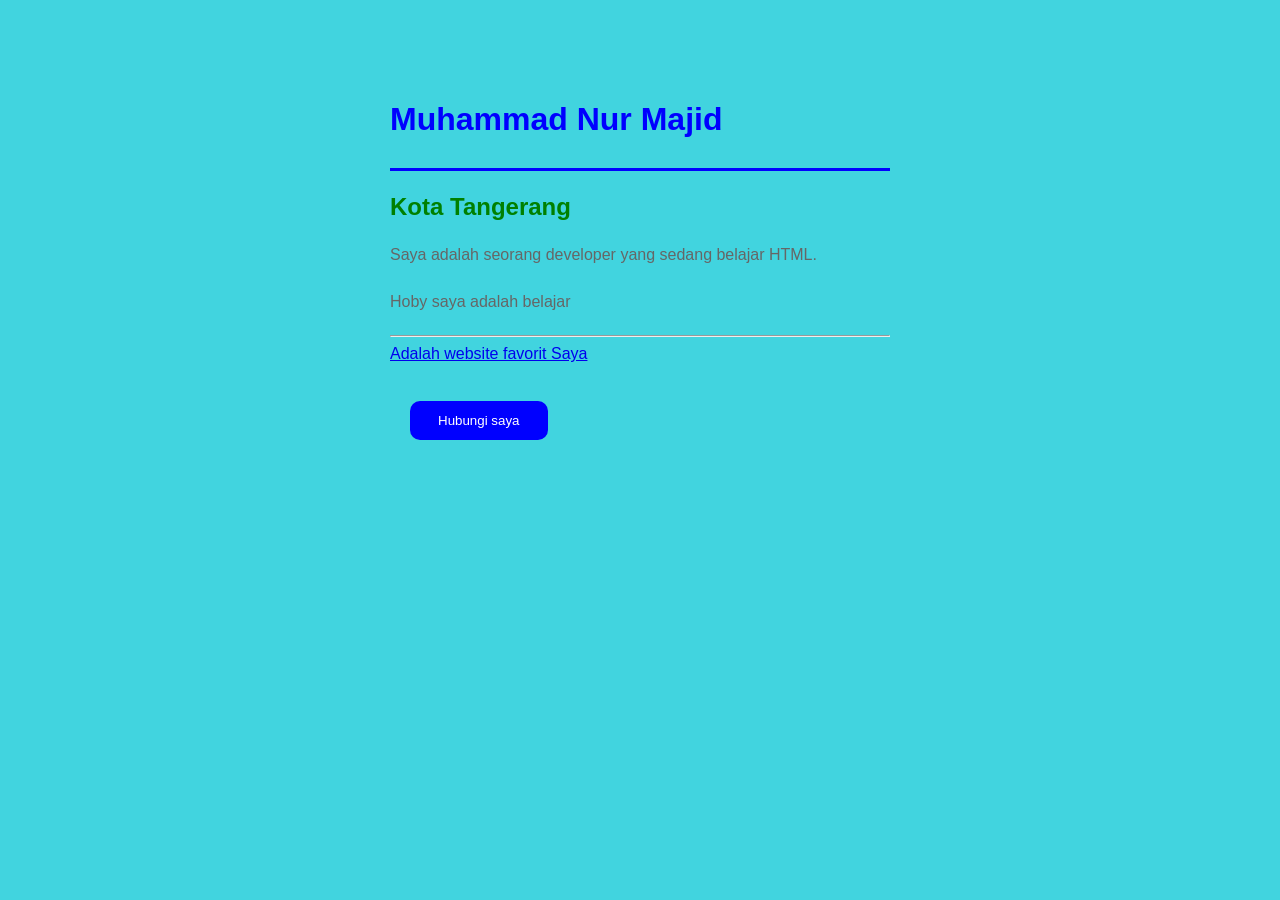
<file: basic.html>
<!DOCTYPE html>
<html lang="en">
<head>
    <meta charset="UTF-8">
    <meta name="viewport" content="width=device-width, initial-scale=1.0">
    <link rel="stylesheet" href="basic.css">
    <title>Profile saya</title>
</head>
<body>
    <h1>Muhammad Nur Majid</h1>
    <h2>Kota Tangerang</h2>



    <p>Saya adalah seorang developer yang sedang belajar HTML.</p>
    <p>Hoby saya adalah belajar</p>

    <hr>

    <a href="https://google.com">Adalah website favorit Saya</a>

    <br><br>
    <button>Hubungi saya</button>
</body>
</html>
</file>
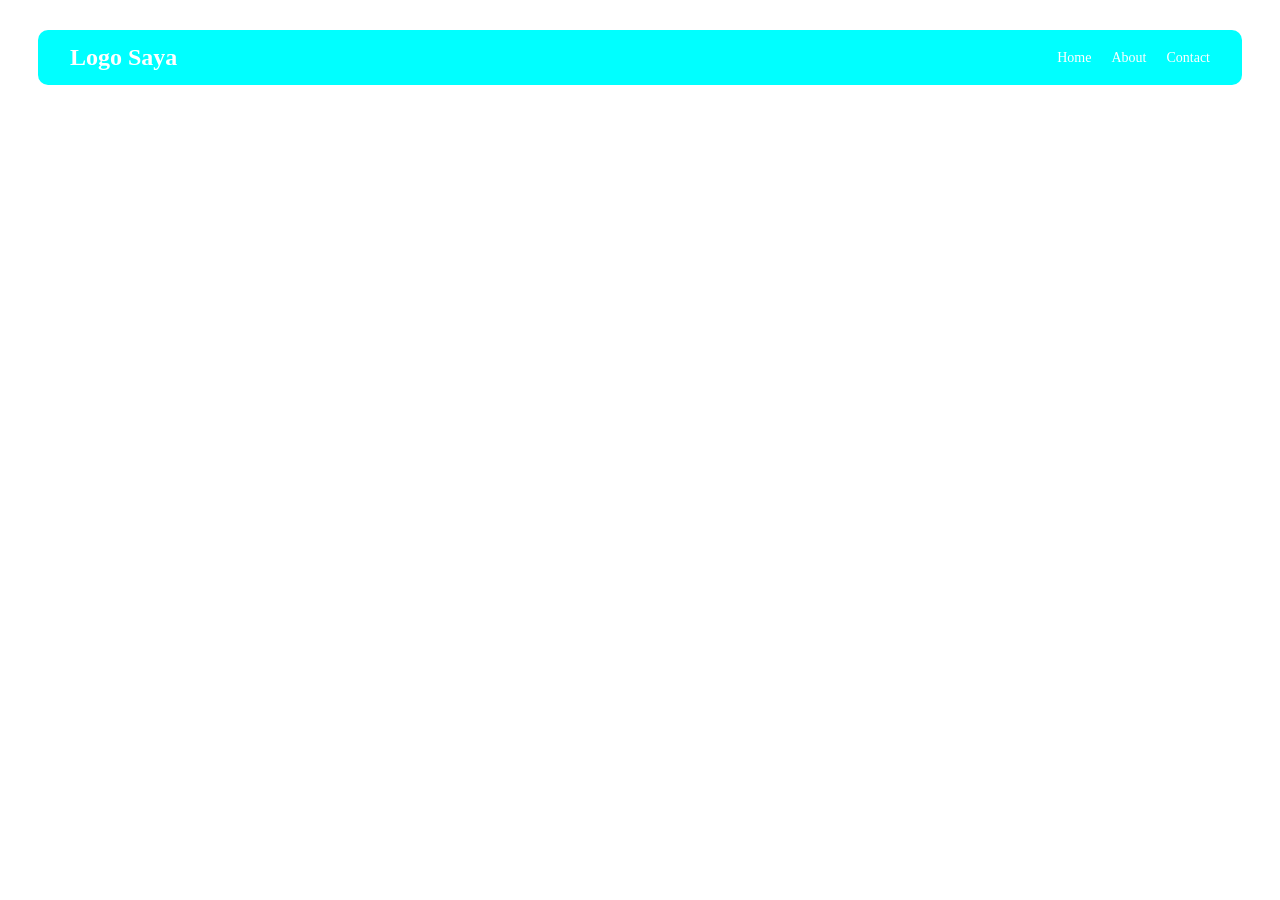
<file: basix_fbx.html>
<!DOCTYPE html>
<html lang="en">
<head>
    <meta charset="UTF-8">
    <meta name="viewport" content="width=device-width, initial-scale=1.0">
    <link rel="stylesheet" href="flexbox.css">
    <title>Flexbox</title>
</head>
<body>
    <div class="navbar">
        <h2>Logo Saya</h2>
        <div class="nav-links">
            <a href="#">Home</a>
            <a href="#">About</a>
            <a href="#">Contact</a>
        </div>
    </div>
</body>
</html>
</file>
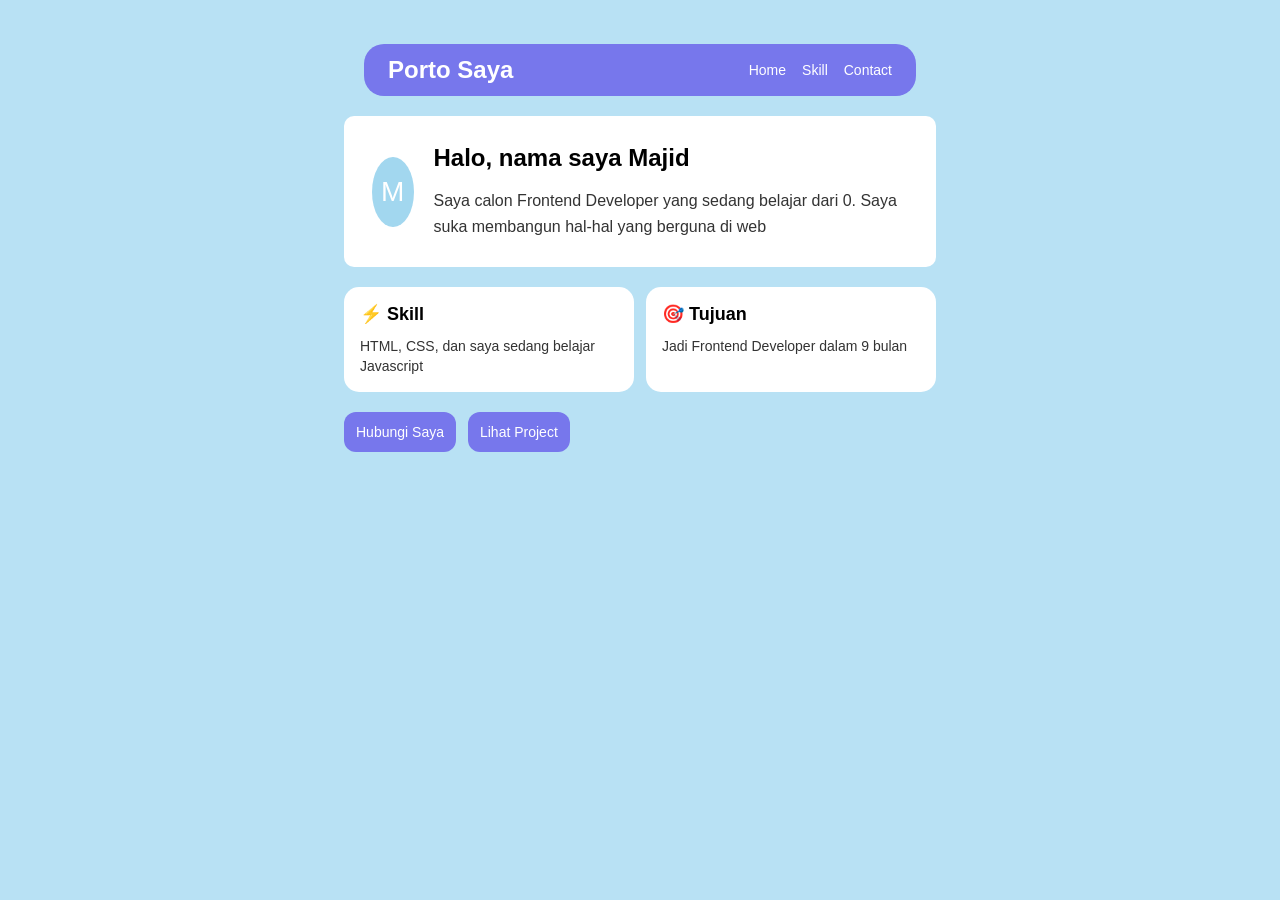
<file: profile.html>
<!DOCTYPE html>
<html lang="en">
<head>
    <meta charset="UTF-8">
    <meta name="viewport" content="width=device-width, initial-scale=1.0">
    <title>Portofolio</title>
    <link rel="stylesheet" href="profile.css">
</head>
<body>
    <div class="navbar">
        <h2>Porto Saya</h2>
        <div class="nav-links">
            <a href="#">Home</a>
            <a href="#">Skill</a>
            <a href="#">Contact</a>
        </div>
    </div>
    <div class="content-1">
        <div class="avatar">M</div>
        <div class="profile">
            <h1>Halo, nama saya Majid</h1>
            <p>Saya calon Frontend Developer yang sedang belajar dari 0. Saya suka membangun hal-hal 
                yang berguna di web
            </p>
        </div>
      </div>

        <div class="cards">
            <div class="card">
                <h3>⚡ Skill</h3>
                <p>HTML, CSS, dan saya sedang belajar Javascript</p>
            </div>
            <div class="card">
                <h3>🎯  Tujuan</h3>
                <p>Jadi Frontend Developer dalam 9 bulan</p>
        </div>
          </div>
    
        <div class="btn-row">
            <button class="btn">Hubungi Saya</button>
            <button class="btn">Lihat Project</button>
        </div>
    </div>
</body>
</html>
</file>
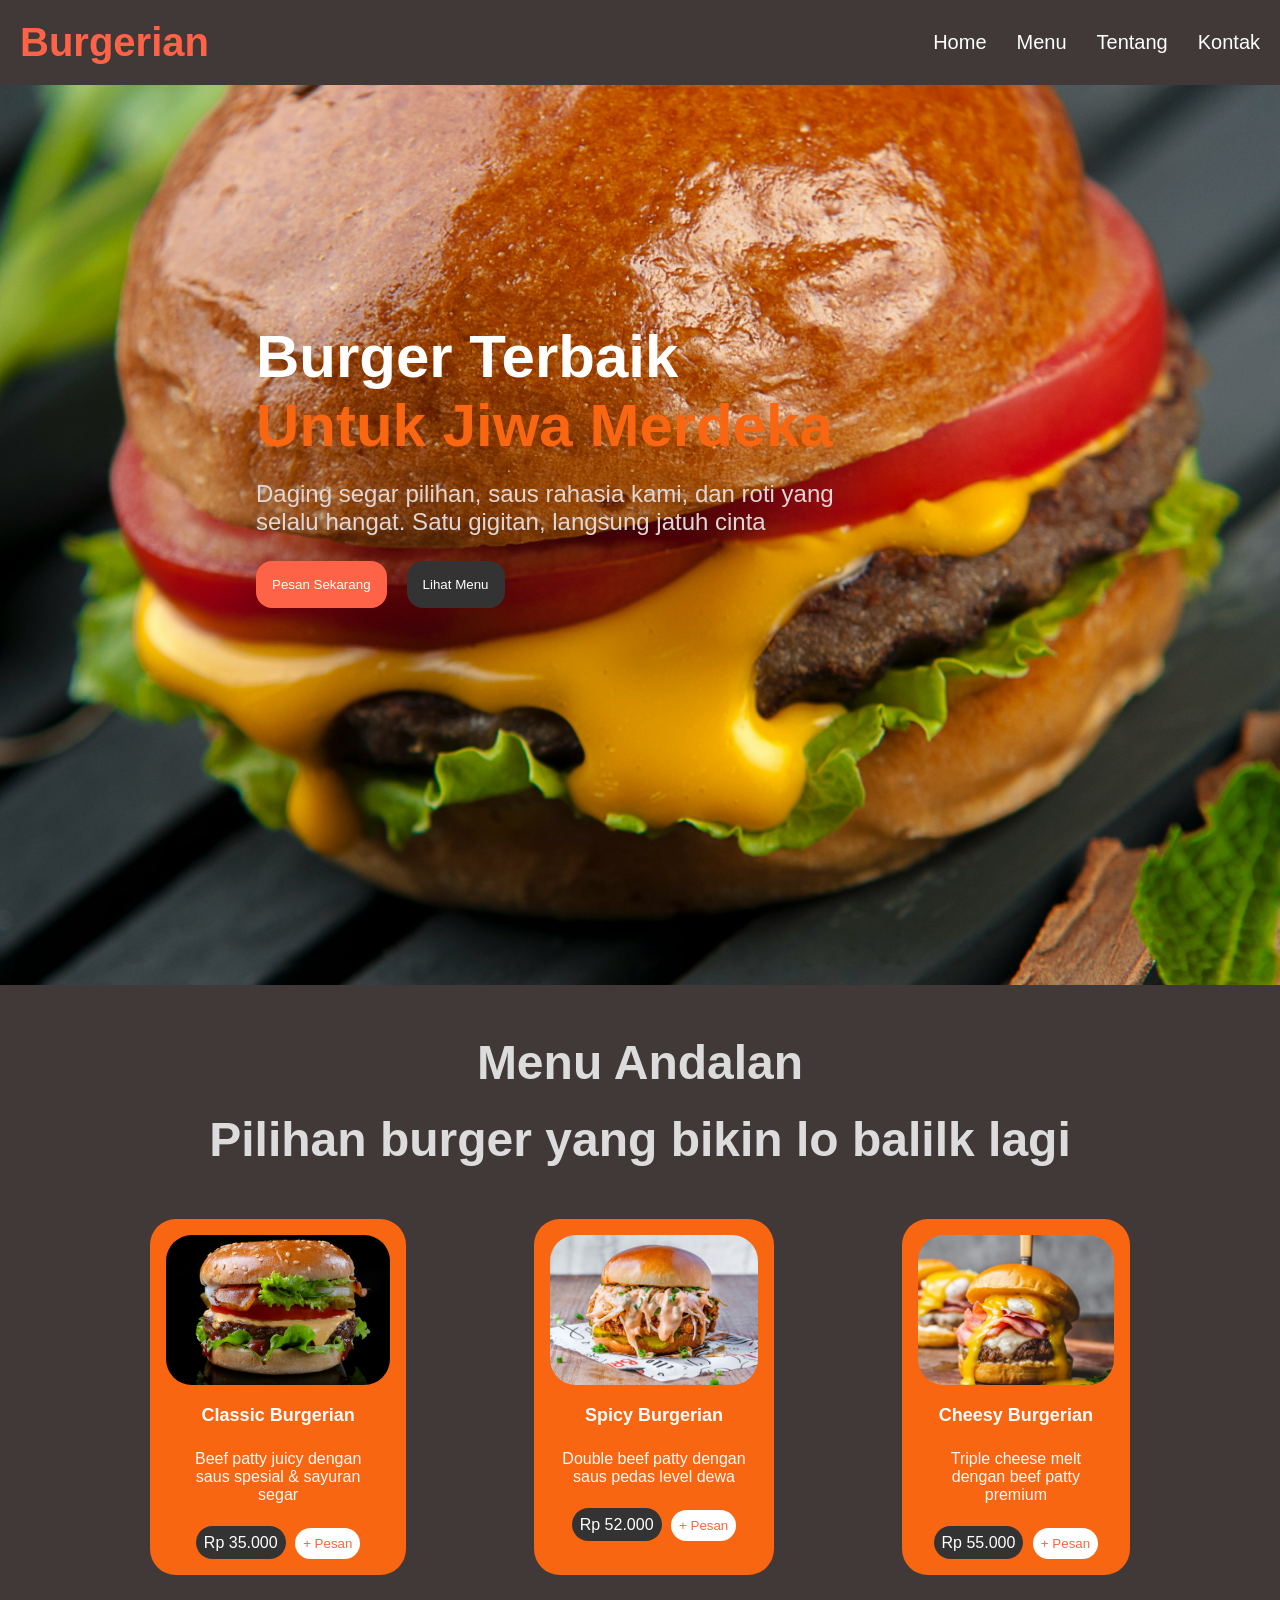
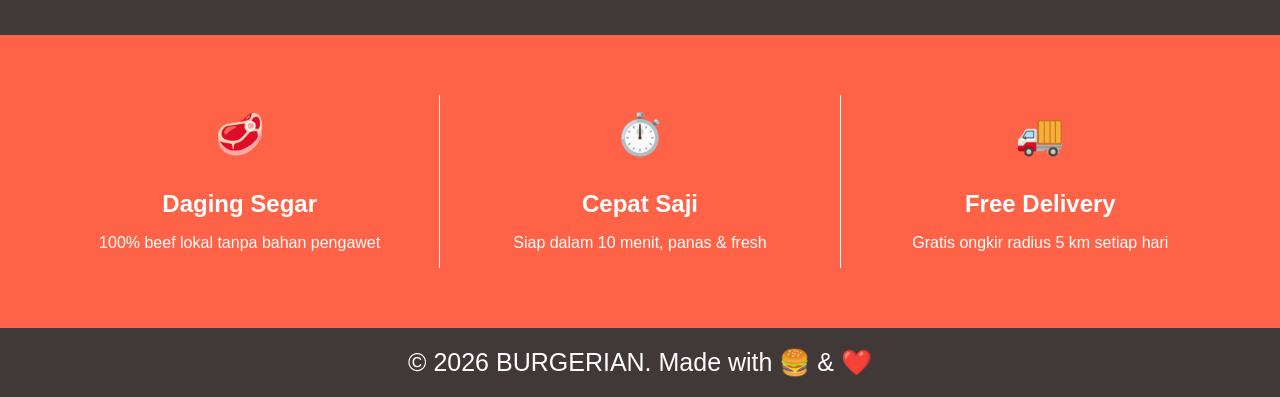
<file: Burgerian/burger.html>
<!DOCTYPE html>
<html lang="en">
    <head>
        <meta charset="UTF-8">
        <meta name="viewport" content="width=device-width, initial-scale=1.0">
        <title>Burgerian</title>
        <link rel="stylesheet" href="burgerian.css">
    </head>
    <body>
        <div class="navbar">
            <h1 class="logo-text">Burgerian</h1>
            <div class="nav-links">
                <a href="#">Home</a>
                <a href="#">Menu</a>
                <a href="#">Tentang</a>
                <a href="#">Kontak</a>
            </div>
        </div>

        <section class="home">
            <div class="hero">
                <div class="hero-text">
                    <h1>Burger Terbaik<span><br>Untuk Jiwa Merdeka</span></h1>
                    <p class="text-title">Daging segar pilihan, saus rahasia
                        kami,
                        dan roti yang <br> selalu hangat. Satu gigitan, langsung
                        jatuh cinta</p>
                    <div class="btn-row">
                        <button class="btn-1">Pesan Sekarang</button>
                        <button class="btn-2">Lihat Menu</button>
                    </div>
                </div>
            </div>
        </section>

        <section class="menu">
            <h1 class="text-menu">Menu Andalan<span><br>Pilihan burger yang
                    bikin lo balilk lagi</span></h1>
            <div class="menu-items">
                <div class="card">
                    <img
                        src="assets/david-foodphototasty-E94j3rMcxlw-unsplash.jpg"
                        alt srcset>
                    <div class="card-info">
                        <h3>Classic Burgerian</h3>
                        <p>Beef patty juicy dengan saus spesial & sayuran
                            segar</p>
                        <span>Rp 35.000</span>
                        <button class="btn-3">+ Pesan</button>
                    </div>
                </div>

                <div class="card">
                    <img src="assets/eiliv-aceron-5nvt9BrLaAc-unsplash.jpg" alt
                        srcset>
                    <div class="card-info">
                        <h3>Spicy Burgerian</h3>
                        <p>Double beef patty dengan saus pedas level dewa</p>
                        <span>Rp 52.000</span>
                        <button class="btn-4">+ Pesan</button>
                    </div>
                </div>

                <div class="card">
                    <img src="assets/chad-montano--GFCYhoRe48-unsplash.jpg" alt
                        srcset>
                    <div class="card-info">
                        <h3>Cheesy Burgerian</h3>
                        <p>Triple cheese melt dengan beef patty premium</p>
                        <span>Rp 55.000</span>
                        <button class="btn-5">+ Pesan</button>
                    </div>
                </div>
            </div>
        </section>

        <section class="tentang">
            <div class="features">
                <div class="feature">
                    <div class="feature-icon">🥩</div>
                    <h3>Daging Segar</h3>
                    <p>100% beef lokal tanpa bahan pengawet</p>
                </div>

                <div class="feature">
                    <div class="feature-icon">⏱️</div>
                    <h3>Cepat Saji</h3>
                    <p>Siap dalam 10 menit, panas & fresh</p>
                </div>

                <div class="feature">
                    <div class="feature-icon">🚚</div>
                    <h3>Free Delivery</h3>
                    <p>Gratis ongkir radius 5 km setiap hari</p>
                </div>
            </div>
            </section>

       <footer class="ftr">
       <p>© 2026 BURGERIAN. Made with 🍔 & ❤️</p>
       </footer>

    </body>
</html>
</file>
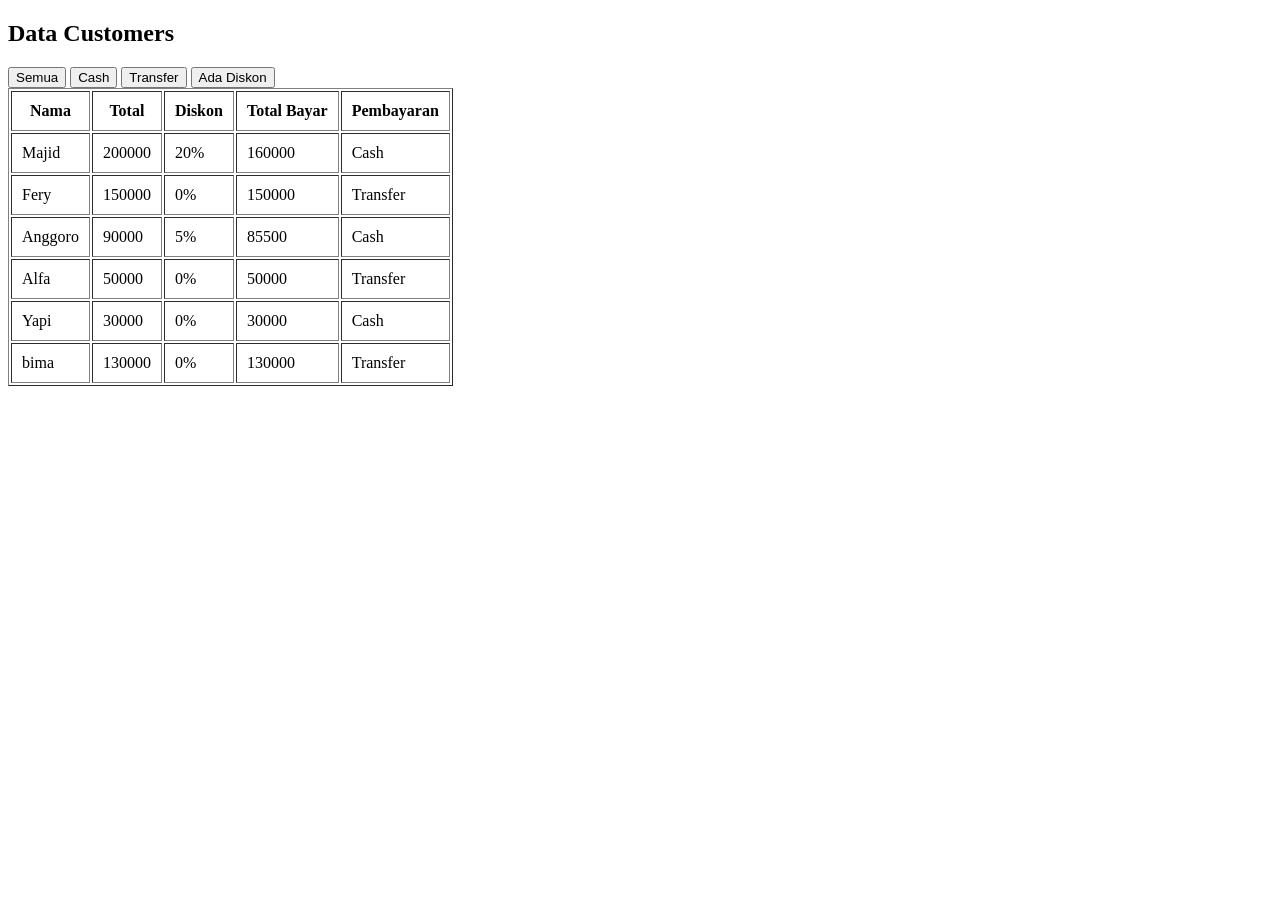
<file: js.journey/basic2.html>
<!DOCTYPE html>
<html lang="en">
    <head>
        <meta charset="UTF-8">
        <meta name="viewport" content="width=device-width, initial-scale=1.0">
        <title>Kasir</title>
    </head>
    <body>
        <h2>Data Customers</h2>
        <button onclick="renderData('all')">Semua</button>
        <button  onclick="renderData('cash')">Cash</button>
        <button  onclick="renderData('transfer')">Transfer</button>
        <button  onclick="renderData('diskon')">Ada Diskon</button>

        <table border="1" cellpadding="10">
            <thead>
                <tr>
                    <th>Nama</th>
                    <th>Total</th>
                    <th>Diskon</th>
                    <th>Total Bayar</th>
                    <th>Pembayaran</th>
                </tr>
            </thead>
            <tbody id="tableCustomers"></tbody>
        </table>
        <script src="basic2.js"></script>
    </body>
</html>
</file>
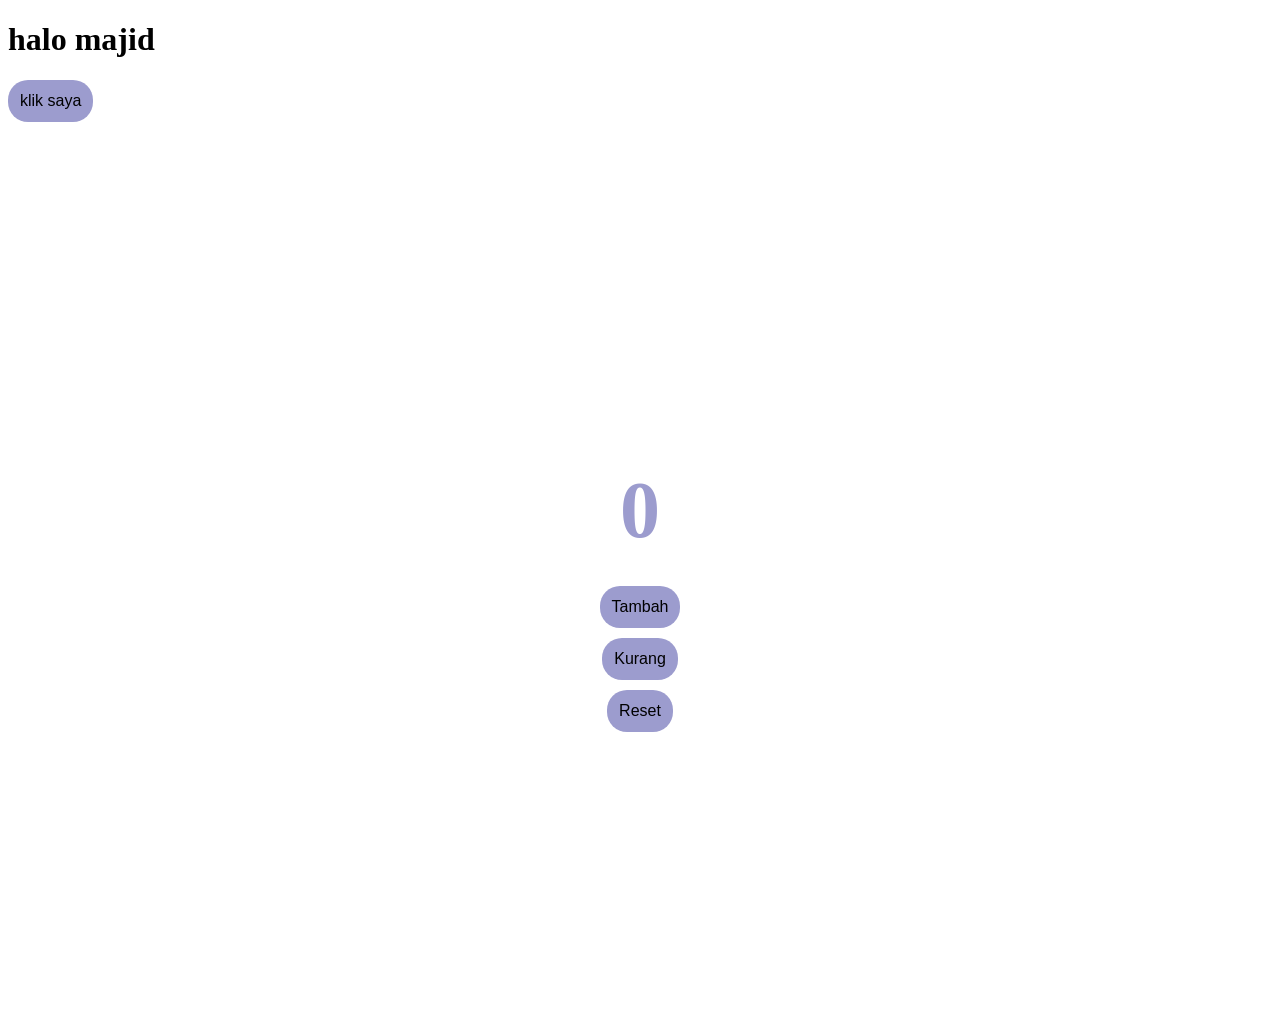
<file: js.journey/js.html>
<!DOCTYPE html>
<html lang="en">
<head>
    <meta charset="UTF-8">
    <meta name="viewport" content="width=device-width, initial-scale=1.0">
    <title>Document</title>
</head>
<body>
    <style>
        .counter{
            display: flex;
            justify-content: center;
            gap: 10px;
            flex-direction: column;
            min-height: 100vh;
            align-items: center;
        }
        #angka {
            font-size: 80px;
            color: rgb(156, 156, 206);
            margin-bottom: 20px;
        }

        button {
            border: none;
            border-radius: 20px;
            background: rgb(156, 156, 206);
            padding: 12px;
            cursor: pointer;
            font-size: 16px;
            transition: 0.3s;
        }

        button:hover {
            transform: translateY(-7px);
        }

    </style>

<h1 id="judul">halo majid</h1>
<button id="tombol">klik saya</button>
<div class="counter">
<h1 id="angka">0</h1>
<button id="btnTambah">Tambah</button>
<button id="btnKurang">Kurang</button>
<button id="btnReset">Reset</button>
</div>


    <script src="jvs.js"></script>
</body>
</html>
</file>
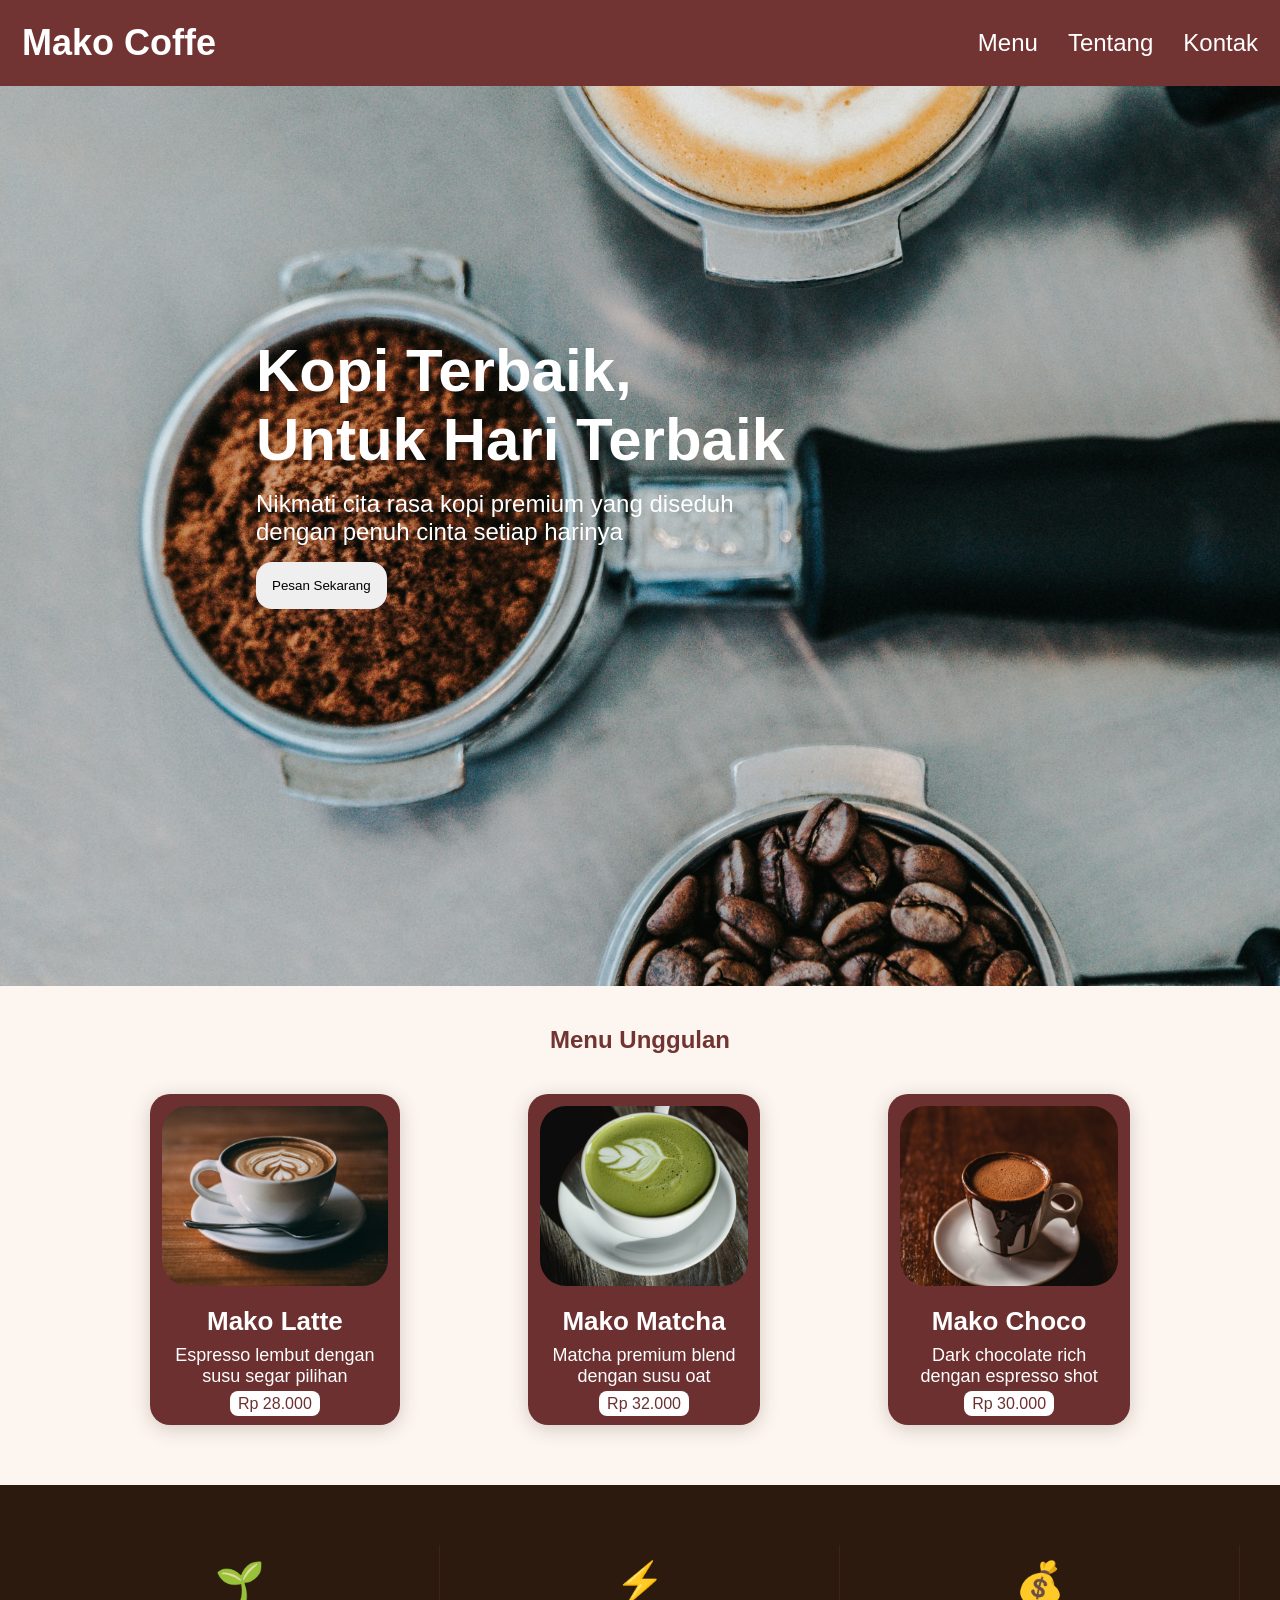
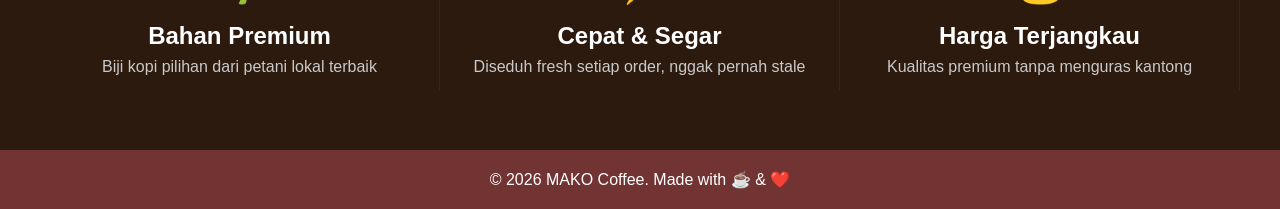
<file: Mako-Coffe/Mako-Coffe.html>
<!DOCTYPE html>
<html lang="en">
    <head>
        <meta charset="UTF-8">
        <meta name="viewport" content="width=device-width, initial-scale=1.0">
        <title>Mako Coffe</title>
        <link rel="stylesheet" href="Mako.css">
    </head>
    <body>

        <div class="navbar">
            <h1>Mako Coffe</h1>
            <div class="nav-links">
                <a href="#menu">Menu</a>
                <a href="#tentang">Tentang</a>
                <a href="#kontak">Kontak</a>
            </div>
        </div>
        <section class="tentang" id="tentang">
            <div class="content">
                <div class="hero-text">
                    <h1>Kopi Terbaik,<br> Untuk Hari Terbaik</h1>
                    <p>Nikmati cita rasa kopi premium yang diseduh<br> dengan
                        penuh
                        cinta setiap harinya</p>
                    <button class="btn">Pesan Sekarang</button>
                </div>
            </div>
       </section>
        <section class="menu" id="menu">
            <h1 class="title">Menu Unggulan</h1>
            <div class="cards">
                <div class="card">
                    <img src="assets/jason-w-kSlL887znkE-unsplash.jpg" alt
                        srcset>
                    <div class="card-info">
                        <h3>Mako Latte</h3>
                        <p>Espresso lembut dengan susu segar pilihan</p>
                        <span>Rp 28.000</span>
                    </div>
                </div>

                <div class="card">
                    <img src="assets/jason-leung-rW_EmeV7dEU-unsplash.jpg" alt
                        srcset>
                    <div class="card-info">
                        <h3>Mako Matcha</h3>
                        <p>Matcha premium blend dengan susu oat</p>
                        <span>Rp 32.000</span>
                    </div>
                </div>

                <div class="card">
                    <img src="assets/giancarlo-duarte-RtHw0PWCLhw-unsplash.jpg"
                        alt srcset>
                    <div class="card-info">
                        <h3>Mako Choco</h3>
                        <p>Dark chocolate rich dengan espresso shot</p>
                        <span>Rp 30.000</span>
                    </div>
                </div>
            </section>

            <section class="ftr" id="kontak">
                <div class="features">
                    <div class="feature">
                        <div class="feature-icon">🌱</div>
                        <h3>Bahan Premium</h3>
                        <p>Biji kopi pilihan dari petani lokal terbaik</p>
                    </div>
                    <div class="feature">
                        <div class="feature-icon">⚡</div>
                        <h3>Cepat & Segar</h3>
                        <p>Diseduh fresh setiap order, nggak pernah stale</p>
                    </div>
                    <div class="feature">
                        <div class="feature-icon">💰</div>
                        <h3>Harga Terjangkau</h3>
                        <p>Kualitas premium tanpa menguras kantong</p>
                    </div>
                </section>

                <footer class="footer">
                    <p>© 2026 MAKO Coffee. Made with ☕ & ❤️</p>
                </footer>

            </body>
        </html>
</file>
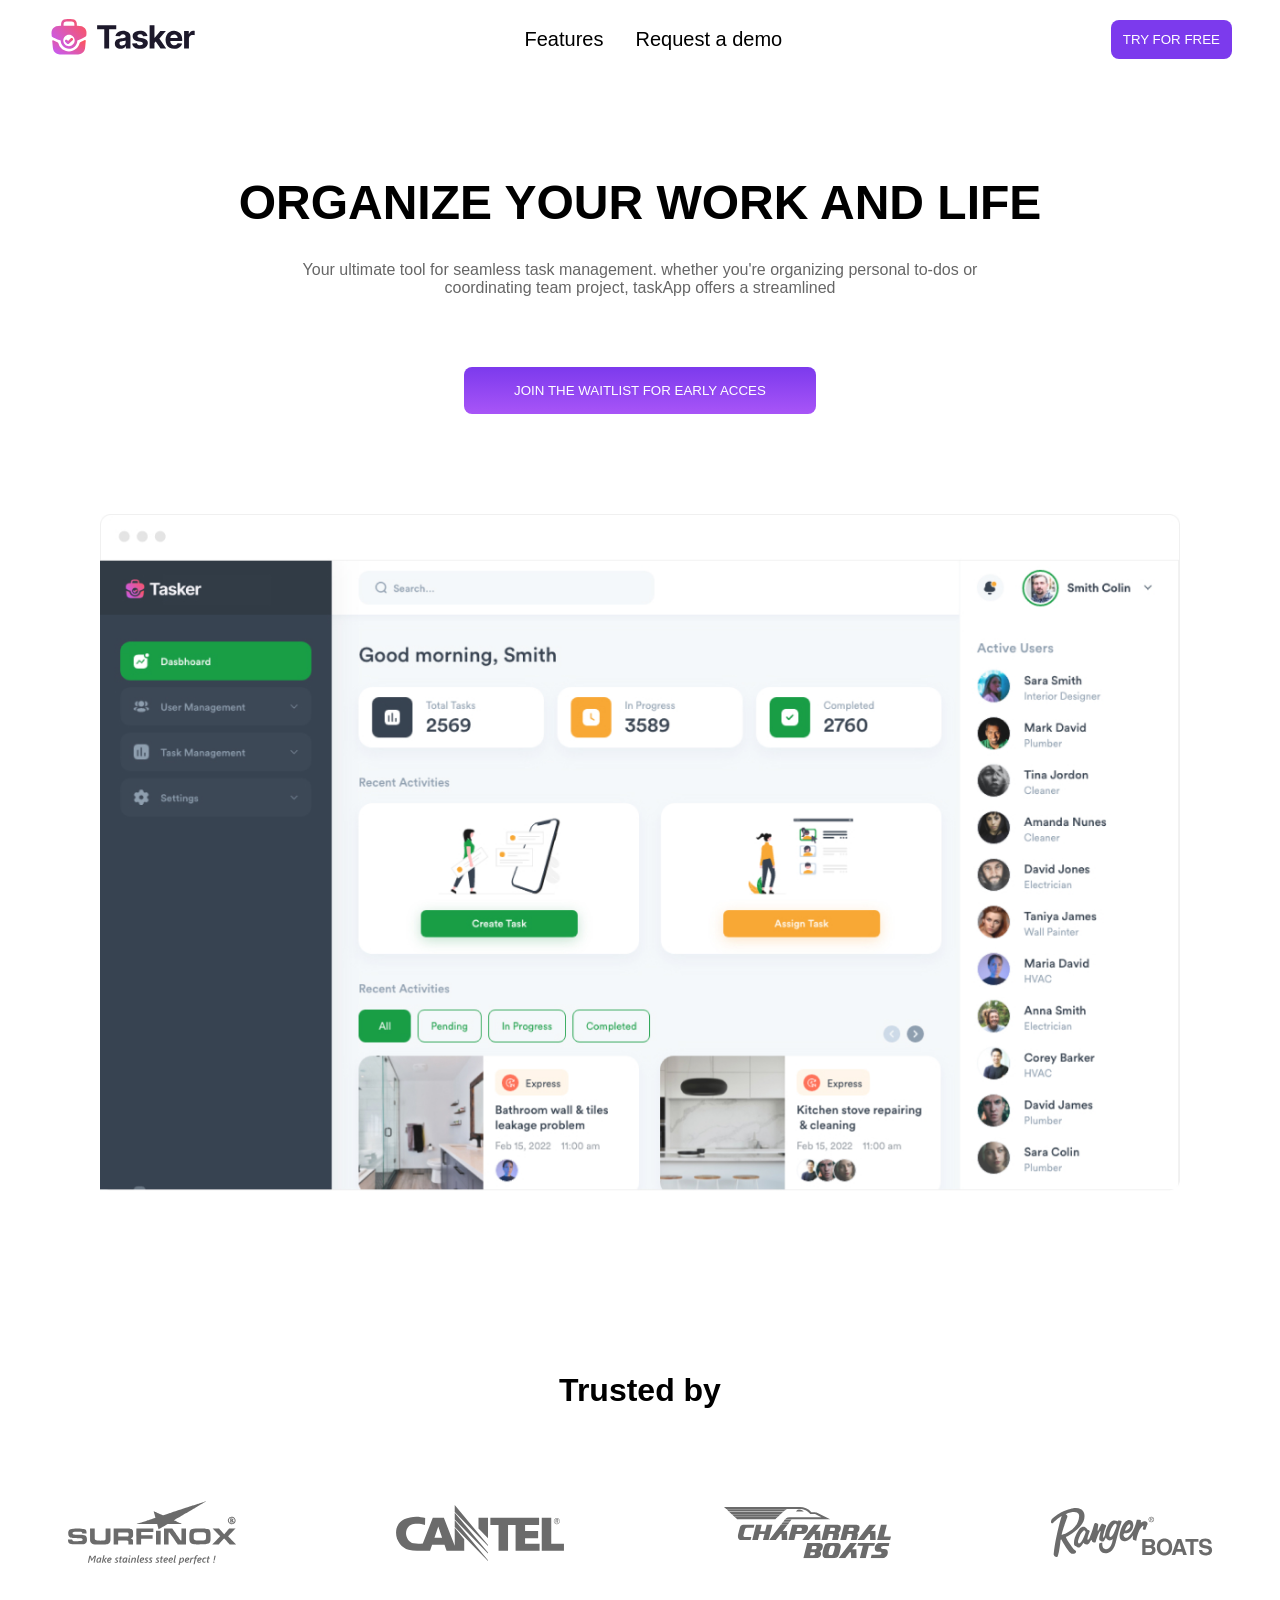
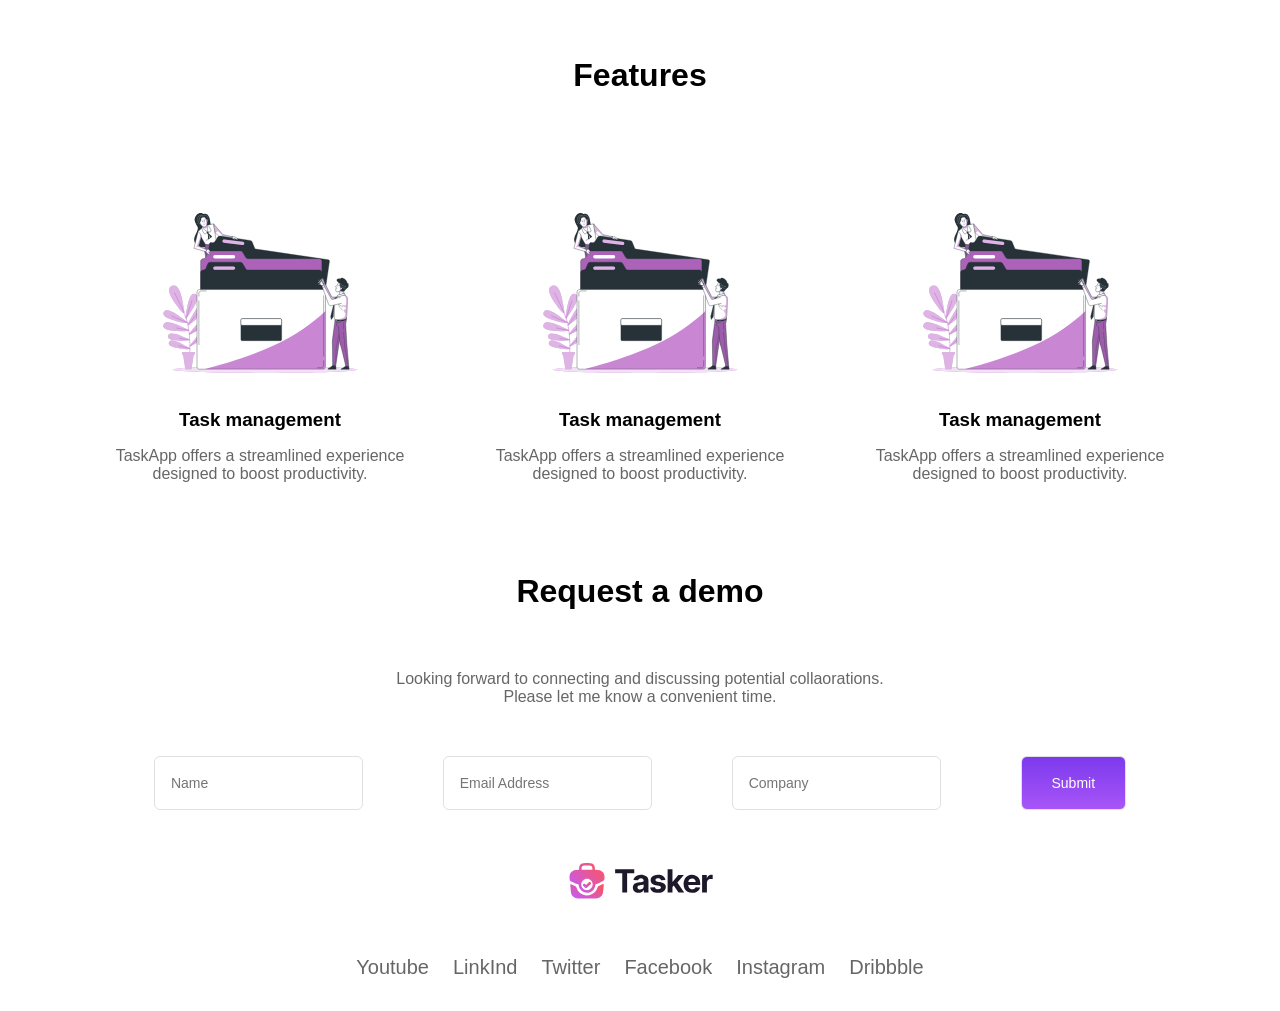
<file: Tasker/tasker.html>
<!DOCTYPE html>
<html lang="en">
    <head>
        <meta charset="UTF-8">
        <meta name="viewport" content="width=device-width, initial-scale=1.0">
        <title>Tasker</title>
        <link rel="stylesheet" href="tasker.css">
    </head>
    <body>
        <section class="header">
            <div class="navbar">
                <div class="logo-text">
                    <img src="assets/icon-task/Logo.svg" alt srcset>
                </div>
                <div class="nav-link">
                    <a href="#features">Features</a>
                    <a href="#request a demo">Request a demo</a>
                </div>
                <button class="btn-try">TRY FOR FREE</button>
            </div>
        </section>

        <section class="hero-section">
            <div class="content-full">
                <div class="content-1">
                    <div class="text-content">
                        <h1>ORGANIZE YOUR WORK AND LIFE</h1>
                        <p>Your ultimate tool for seamless task management.
                            whether you're
                            organizing personal to-dos or<br> coordinating team
                            project, taskApp
                            offers a streamlined
                        </p>
                        <button class="btn-hero">JOIN THE WAITLIST FOR EARLY
                            ACCES</button>
                    </div>
                    <div class="hero-content">
                        <img src="assets/image-task/Product shot.jpg" alt
                            srcset>
                    </div>
                </div>
            </div>
        </section>

        <section class="logo">
            <h2 class="text-title">Trusted by</h2>
            <div class="icon-logo">
                <img src="assets/icon-task/surfinox-3 1.svg">
                <img src="assets/icon-task/cantel-1092 1.svg">
                <img src="assets/icon-task/chaparral-boats 1.svg">
                <img src="assets/icon-task/Ranger.svg">
            </div>
        </section>

        <section class="features">
            <h2 class="text-feature">Features</h2>
            <div class="card-container">
                <div class="card">
                    <img src="assets/image-task/01 Task managment.svg" alt
                        srcset>
                    <h3>Task management</h3>
                    <p>TaskApp offers a streamlined experience designed
                        to boost productivity.
                    </p>
                </div>

                <div class="card">
                    <img src="assets/image-task/01 Task managment.svg" alt
                        srcset>
                    <h3>Task management</h3>
                    <p>TaskApp offers a streamlined experience designed
                        to boost productivity.
                    </p>
                </div>

                <div class="card">
                    <img src="assets/image-task/01 Task managment.svg" alt
                        srcset>
                    <h3>Task management</h3>
                    <p>TaskApp offers a streamlined experience designed
                        to boost productivity.
                    </p>
                </div>
            </div>
        </section>

        <section class="demo">
            <div class="text-demo">
                <h2>Request a demo</h2>
                <p>Looking forward to connecting and discussing potential
                    collaorations.
                    Please let me know a convenient time.
                </p>
            </div>
        </section>

        <section class="submit">
            <div class="form-row">
                <input type="text" placeholder="Name">
                <input type="email" placeholder="Email Address">
                <input type="text" placeholder="Company">
                <button class="btn-submit">Submit</button>
            </div>
        </section>

        <section class="ftr">
            <div class="img-footer">
                <img src="assets/icon-task/Logo.svg" alt srcset>
            </div>
                <footer>
                    <a href="#">Youtube</a>
                    <a href="#">LinkInd</a>
                    <a href="#">Twitter</a>
                    <a href="#">Facebook</a>
                    <a href="#">Instagram</a>
                    <a href="#">Dribbble</a>
                </footer>
            </section>

        </body>
    </html>
</file>
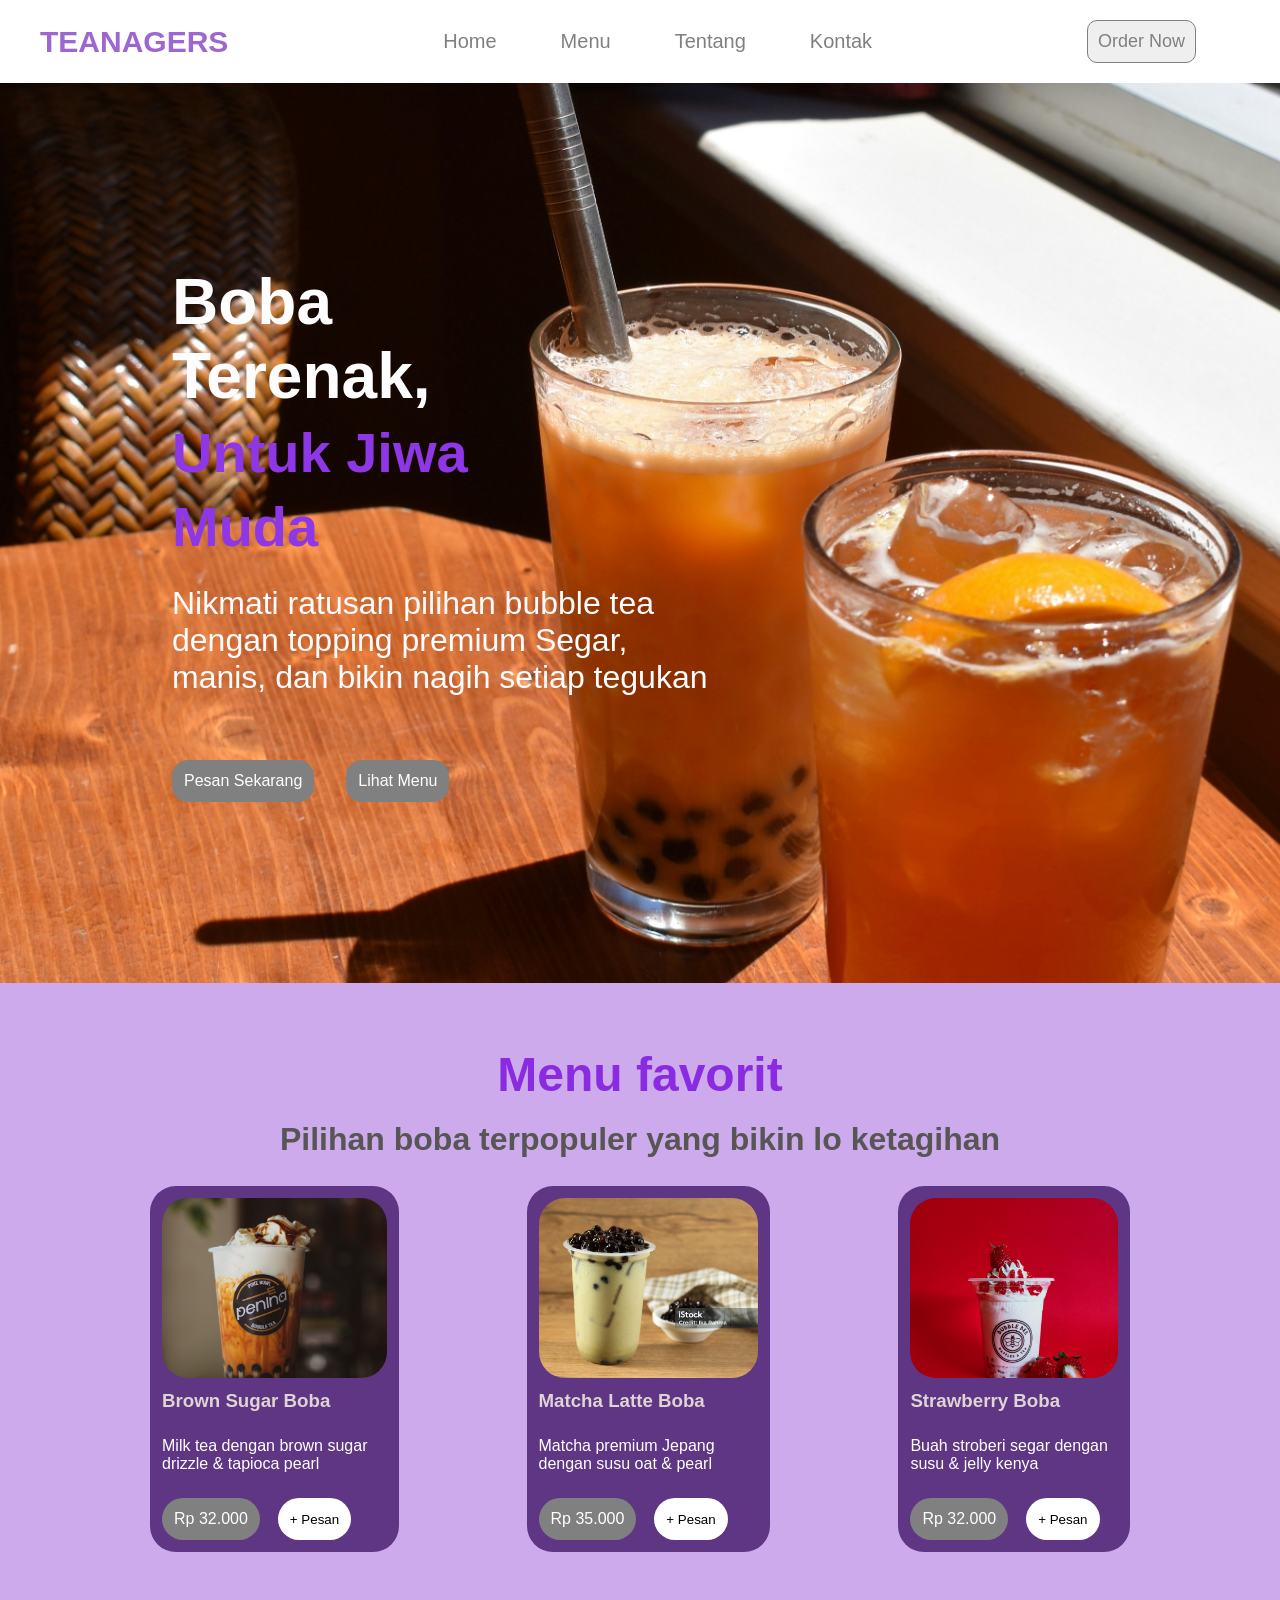
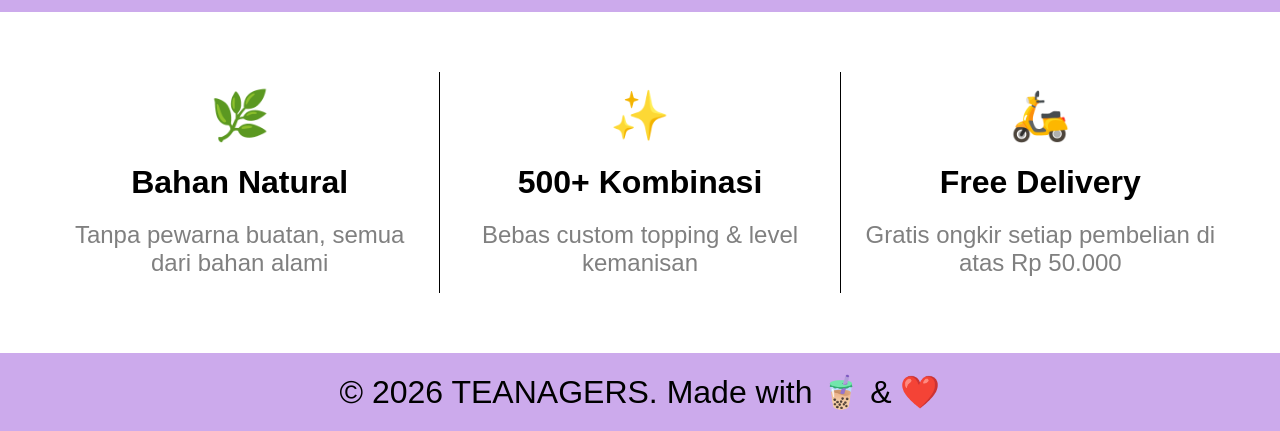
<file: Teanagers/teanagers.html>
<!DOCTYPE html>
<html lang="en">
    <head>
        <meta charset="UTF-8">
        <meta name="viewport" content="width=device-width, initial-scale=1.0">
        <title>Teanagers</title>
        <link rel="stylesheet" href="teanagers.css">
    </head>
    <body>
        <section class="head">
            <div class="navbar">
                <h1 class="logo-text">TEANAGERS</h1>
                <div class="nav-links">
                    <a href="#home">Home</a>
                    <a href="#menu">Menu</a>
                    <a href="#tentang">Tentang</a>
                    <a href="#kontak">Kontak</a>
                </div>
                <button class="btn-1">Order Now</button>
            </div>
        </section>

        <section class="home" id="home">
            <div class="hero-section">
                <div class="text-content">
                    <h1>Boba Terenak,<span> Untuk Jiwa Muda</span></h1>
                    <p>Nikmati ratusan pilihan bubble tea dengan topping
                        premium
                        Segar, manis, dan bikin nagih setiap tegukan</p>
                    <div class="btn-2">
                        <button class="btn-row">Pesan Sekarang</button>
                        <button class="btn-row">Lihat Menu</button>
                    </div>
                </div>
            </div>
        </section>

        <section class="menu" id="menu">
            <h1 class="title-menu">Menu favorit <span>Pilihan boba terpopuler
                    yang bikin lo ketagihan</span></h1>
            <div class="card-container">
                <div class="card">
                    <img src="assets/moonyang-lin-PefmVW1aF_c-unsplash.jpg" alt
                        srcset>
                    <div class="card-info">
                        <h3>Brown Sugar Boba</h3>
                        <p>Milk tea dengan brown sugar drizzle & tapioca
                            pearl</p>
                        <span>Rp 32.000</span>
                        <button class="btn-paid">+ Pesan</button>
                    </div>
                </div>

                <div class="card">
                    <img src="assets/istockphoto-1954456293-1024x1024.jpg" alt
                        srcset>
                    <div class="card-info">
                        <h3>Matcha Latte Boba</h3>
                        <p>Matcha premium Jepang dengan susu oat & pearl</p>
                        <span>Rp 35.000</span>
                        <button class="btn-paid">+ Pesan</button>
                    </div>
                </div>

                <div class="card">
                    <img
                        src="assets/aayudh-bhattacharya-0pZ1jFAm8fE-unsplash.jpg"
                        alt
                        srcset>
                    <div class="card-info">
                        <h3>Strawberry Boba</h3>
                        <p>Buah stroberi segar dengan susu & jelly kenya</p>
                        <span>Rp 32.000</span>
                        <button class="btn-paid">+ Pesan</button>
                    </div>
                </div>
            </div>
        </section>

<section class="tentang" id="tentang">
    <div class="features">
        
        <div class="feature">
        <div class="feature-icon">🌿</div>
        <h3>Bahan Natural</h3>
        <p>Tanpa pewarna buatan, semua dari bahan alami</p>
    </div>

    <div class="feature">
        <div class="feature-icon">✨</div>
        <h3>500+ Kombinasi</h3>
        <p>Bebas custom topping & level kemanisan</p>
    </div>

    <div class="feature">
        <div class="feature-icon">🛵</div>
        <h3>Free Delivery</h3>
        <p>Gratis ongkir setiap pembelian di atas Rp 50.000</p>
    </div>
</div>
</section>

<footer class="footer">© 2026 TEANAGERS. Made with 🧋 & ❤️</footer>



    </body>
</html>
</file>
<file: basic.css>
body {
    background-color: #41d4df;
    font-family: Arial,  sans-serif;
    padding: 40px;
    max-width: 500px;
    margin: 40px auto;
}

h1 { 
    color: blue;
    font-size: 28 px;
    border-bottom: 3px solid blue;
    padding-bottom: 30px ;
}

h2 {
    color: green;
    font-size: 18 px;
    
}

p{
    color: #666;
    font-size: 14 px;
    margin-bottom: 20px;
    line-height: 1.7;
}

button {
    background-color: blue;
    color: white;
    border: 20px;
    border-radius: 10px; 
    font-size: 14 px;
    cursor: pointer;
    margin: 20px;
    padding: 12px 28px; 
}
</file>
<file: flexbox.css>
.navbar {
    display: flex;
    justify-content: space-between;
    align-items: center;
    background-color: aqua;
    padding: 14px 32px;
    border-radius: 10px;
    margin: 30px;
}

.navbar h2 {
    color: white;
    margin: 0;
}

.nav-links  {
  display: flex;
    gap: 20px;
    
}

.nav-links a {
    color: white;
    text-decoration: none;
    font-size: 14px;
}
</file>
<file: profile.css>
* {
    margin: 0;
    padding: 0;
    box-sizing: border-box;
}

body {
    font-family: Arial, Helvetica, sans-serif;
    background: #48b3e462;
    padding: 24px;
    max-width: 640px;
    margin: 0 auto;
}

.navbar{
    display: flex;
    justify-content: space-between;
    align-items: center;
    padding: 12px 24px;
    border-radius: 20px;
    margin: 20px;
    background: rgb(119, 119, 236);
}

.navbar h2{
    color: white;
}
.nav-links a{
    color: white;
    text-decoration: none;
    font-size: 14px;
    transition: 0.3s;
}
.nav-links {
    display: flex;
    gap: 16px;
}

.nav-links a:hover {
    letter-spacing: 1px;
    color: rgb(65, 65, 206);
}

.content-1{
    display: flex;
    background: white;
    border-radius: 10px;
    padding: 28px;
    margin-bottom: 20px;
    align-items: center;
    gap: 20px;
}

.avatar{ 
    width: 70px;
    height: 70px;
    border-radius: 50%;
    background: #0f97d662;
    color: white;
    font-size: 28px;
    display: flex;
    align-items: center;
    justify-content: center;
}

.content-1 h1 {
    font-size: 24px;
    margin-bottom: 16px;
}

.content-1 p {
    font-size: 16px;
    color: #333;
    line-height: 1.6;
}


.cards {
    display: flex;
    margin-bottom: 20px;
    gap: 12px;
    
}

.card {
    background: white;
    border-radius: 15px;
    flex: 1;
    padding: 16px;
}

.card h3 {
    font-size: 18px;
    margin-bottom: 12px;
}
.card p {
    font-size: 14px;
    color: #333;
    line-height: 1.4;
}

.btn-row {
    display: flex;
    gap: 12px;
}

.btn {
    padding: 12px;
    border-radius: 12px ;
    border: none;
    cursor: pointer;
    color: white;
    background:  rgb(119, 119, 236); 
    font-size: 14px;
    transition: 0.3s;
}


.btn:hover {
    background: rgb(65, 65, 206);
}


@media (max-width: 480px) {
    .navbar {
        flex-direction: column;
        gap: 10px;
        text-align: center;
    }
    
    .cards{
   flex-direction: column;
    }

    .btn-row {
        flex-direction: column;
    }
}
</file>
<file: Burgerian/burgerian.css>
* {
    margin: 0;
    padding: 0;
    box-sizing: border-box;
}

body {
    font-family: Arial, sans-serif;
    background-color: rgb(65, 56, 56);
}

.navbar {
    display: flex;
    justify-content: space-between;
    align-items: center;
    background-color: rgb(65, 56, 56);
    padding: 20px;
}

.navbar .logo-text {
    font-size: 40px;
    color: tomato;
}

.nav-links {
    display: flex;
    gap: 30px;
}

.nav-links a {
    color: white;
    text-decoration: none;
    font-size: 20px;
    transition: 0.3s;
}

.nav-links a:hover {
    letter-spacing: 1px;
    color: rgba(177, 86, 74, 0.904);
}

.hero {
    background-image: url(assets/allen-rad-9G_oJBKwi1c-unsplash.jpg);
    background-size: cover;
    background-position: center;
    min-height: 100vh;
    display: flex;
    align-items: center;
}

.hero-text {
    padding-left: 16rem;
    padding-bottom: 10rem;
}

.hero h1 {
    font-size: 60px;
    color: white;
    margin: 20px 0;
}

.hero span {
    font-size: 24px;
    color: rgb(248, 102, 17);
    font-size: 60px;
}


.hero p {
    font-size: 24px;
    color: rgb(224, 214, 214);
    margin-bottom: 25px;
}

.btn-row {
    display: flex;
    gap: 20px;
}

.btn-1 {
    border: none;
    padding: 16px;
    border-radius: 16px;
    background-color: tomato;
    color: white;
    cursor: pointer;
    transition: 0.3s;
}

.btn-2 {
    border: none;
    padding: 16px;
    border-radius: 16px;
    background-color: #333;
    color: white;
    cursor: pointer;
    transition: 0.3s;
}

.btn-row .btn-1:hover,
.btn-row .btn-2:hover {
    background: rgba(177, 86, 74, 0.904);
    transform: translateY(-5px);
}

.card img {
    width: 100%;
    height: 150px;
    object-fit: cover;
    border-radius: 26px;
}


.text-menu {
    text-align: center;
    margin: 40px;
    color: #f8f8f8da;
    line-height: 1.6;
    font-size: 3rem;
}

.menu-items {
    display: flex;
    gap: 8rem;
    max-width: 1100px;
    margin: 16px auto;
    padding: 0 60px;
}

.card {
    background-color: rgb(248, 102, 17);
    padding: 16px;
    border-radius: 26px;
    transition:0.3s;
}

.card:hover {
    background-color: rgba(177, 86, 74, 0.904);
    transform: translateY(-5px);
}

.card-info{
    margin-top: 16px;
    text-align: center;
}

.card-info p{
    color: rgb(255, 250, 250);
    padding: 12px;
    margin: 12px 0;
}

.card-info h3 {
    font-size: 18px;
    color: white;
}

.card-info span {
    border: none;
    padding: 8px;
    background-color: #333;
    color: white;
    border-radius: 20px;
}

.btn-3, .btn-4, .btn-5 {
    border: none;
    padding: 8px;
    background-color: white;
    color: tomato;
    margin-left: 5px;
    border-radius: 16px;
    cursor: pointer;
    transition: 0.3s;
}

.btn-3:hover, .btn-4:hover, .btn-5:hover {
    background-color: rgba(177, 86, 74, 0.904);
    color: white;
    transform: translateY(-5px);
}


.features{
    display: flex;
    background: tomato;
    padding: 60px 40px;
    margin-top: 60px;
}

.feature {
    flex: 1;
    text-align: center;
    padding: 16px;
    border-right: solid 1px white;
}

.feature:last-child {
    border-right: none;
}

.feature h3 {
    font-size: 24px;
    color: white;
    padding: 16px 0;

}

.feature p {
    font-size: 16px;
    color: white; 
}

.feature-icon {
    font-size: 40px;
    margin-bottom: 16px;
}   

.ftr {
    text-align: center;
    margin: 20px;
    font-size: 25px;
    color: white;
}
</file>
<file: Mako-Coffe/Mako.css>
* {
    margin: 0;
    padding: 0;
    box-sizing: border-box;
    font-family: Arial, Helvetica, sans-serif;
}

body {
    background: #fdf6f0;
}

.navbar {
    display: flex;
    justify-content: space-between;
    padding: 22px;
    background-color: #5a1313da;
    align-items: center;
}

.navbar h1 {
    color: white;
    font-size: 36px;
}

.nav-links {
    display: flex;
    gap: 30px;
}

.nav-links a {
    color: white;
    text-decoration: none;
    font-size: 24px;
    transition: 0.3s;
}

.nav-links a:hover {
    letter-spacing: 1px;
    color: rgba(177, 86, 74, 0.904);
}

.content {
    background-image: url(assets/nathan-dumlao-Y3AqmbmtLQI-unsplash.jpg);
    background-size: cover;
    background-position: center;
    min-height: 100vh;
    display: flex;
    justify-content: flex-start;
    align-items: center;

}

.hero-text {
    padding-left: 16rem;
    padding-bottom: 8rem;
    color: white;

}

.hero-text h1 {
    font-size: 60px;
}

.hero-text p {
    font-size: 24px;
    margin-top: 16px;
}

.btn {
    border: none;
    padding: 16px;
    border-radius: 16px;
    margin-top: 16px;
    cursor: pointer;
    transition: 0.3s;
}

.btn:hover {
    background: rgba(177, 86, 74, 0.904);
}


.card img {
    width: 100%;
    height: 180px;
    object-fit: cover;
    border-radius: 26px;
}

.cards {
    display: flex;
    gap: 8rem;
    max-width: 1100px;
    margin: 16px auto;
    padding: 0 60px;


}

.title {
    text-align: center;
    margin: 40px;
    color: #5a1313da;
}

.card-info {
    margin-top: 16px;
    text-align: center;
    color: white;
}

.card {
    background-color: rgb(109, 48, 48);
    padding: 12px;
    border-radius: 20px;
    box-shadow: 0 4px 20px rgba(44, 26, 14, 0.2);
    cursor: pointer;
    transition: 0.3s;
}

.card-info h3 {
    font-size: 26px;
}

.card-info p {
    font-size: 18px;
    margin: 8px;
}

.card-info span {
    border: none;
    padding: 4px 8px;
    background: white;
    color: rgb(109, 48, 48);
    border-radius: 8px;
}

.card:hover {
    transform: translateY(-10px);
}


.features {
    display: flex;
    padding: 60px 40px;
    background: #2c1a0e;
    margin-top: 60px;
}

.feature {
    flex: 1;
    padding: 14px;
    text-align: center;
    border-right: 1px solid #3d2512;
}

.features:last-child {
    border-right: none;
}

.feature-icon {
    font-size: 40px;
    margin-bottom: 16px;
}   

.feature h3 {
    color: white;
    font-size: 24px;
    margin-bottom: 8px;
}   

.feature p {
    color: #c9c9c9;
    font-size: 16px;
}       

.footer {
    background: #5a1313da;
    color: white;
    text-align: center;
    padding: 20px;
    
}
</file>
<file: Tasker/tasker.css>
* {
    margin: 0;
    padding: 0;
    box-sizing: border-box;
}

body {
    font-family: Arial, Helvetica, sans-serif;
    background-color: white;
}

.navbar {
    display: flex;
    justify-content: space-between;
    padding: 16px 48px;
    align-items: center;
}

.nav-link {
    display: flex;
    gap: 32px;
}

.nav-link a {
    text-decoration: none;
    font-size: 20px;
    color: black;
    transition: 0.3s;
}

.nav-link a:hover {
    letter-spacing: 1px;
    color: #7C3AED;
}

.btn-try {
    border-radius: 8px;
    background: #7C3AED;
    cursor: pointer;
    padding: 12px;
    color: white;
    transition: 0.3s;
    border: none;
}

.btn-try:hover {
    transform: translateY(-7px);
    background-color: #9563ec;
}

.content-full {
    text-align: center;
    padding: 85px 40px;
}

.text-content {
    margin-bottom: 80px;
}

.text-content h1 {
    font-size: 48px;
    margin-bottom: 18px;
    line-height: 5rem;
}

.text-content p {
    font-size: 16px;
    color: #666;
    margin-bottom: 70px;
}

.btn-hero {
    padding: 16px 50px;
    background: linear-gradient(#7C3AED, #A855F7);
    border-radius: 8px;
    color: white;
    border: none;
    margin-bottom: 20px;
    cursor: pointer;
    transition: 0.3s;
}

.btn-hero:hover {
    transform: translateY(-7px);
    background-color: #9563ec;
}

.content-full img {
    width: 90%;
}

.text-title {
    text-align: center;
    margin: 32px auto;
    font-size: 32px;
    padding: 60px 48px;
}

.icon-logo {
    display: flex;
    justify-content: center;
    align-items: center;
    gap: 10rem;
}

.text-feature {
    text-align: center;
    margin: 32px auto;
    font-size: 32px;
    padding: 60px 48px;
}

.card-container {
    display: flex;
    gap: 40px;
    max-width: 1100px;
    margin: 16px auto;
}

.card {
    text-align: center;
}

.card h3 {
    margin: 16px;
}

.card p {
    color: #666;
}

.text-demo {
    display: flex;
    margin: 50px;
    align-items: center;
    justify-content: center;
    flex-direction: column;
}

.text-demo h2 {
    font-size: 32px;
    margin-bottom: 20px;
    padding: 40px;
}

.text-demo p {
    text-align: center;
    color: #666;
    font-size: 16px;
    max-width: 500px;
}

.form-row {
    display: flex;
    gap: 16px;
    max-width: 1100px;
    margin: 32px auto;
    justify-content: space-evenly;
}

input {
    padding: 18px 16px;
    border: 1px solid #e0e0e0;
    border-radius: 6px;
    font-size: 14px;
}

.btn-submit {
    padding: 16px 30px;
    border-radius: 6px;
    font-size: 14px;
    border: 1px solid #e0e0e0;
    background: linear-gradient(#7C3AED, #A855F7);
    color: white;
    transition: 0.3s;
}

.btn-submit:hover {
    transform: translateY(-7px);
}

footer {
    display: flex;
    align-items: center;
    justify-content: center;
    gap: 24px;
}

footer a {
    text-decoration: none;
    margin-bottom: 32px;
    font-size: 20px;
    cursor: pointer;
    color: #666;
    transition: 0.3s;
}

footer a:hover {
    transform: translateX(-5px);
    color: #7C3AED;
}

.img-footer {
    text-align: center;
    margin: 50px;
}
</file>
<file: Teanagers/teanagers.css>
* {
    margin: 0;
    padding: 0;
    box-sizing: border-box;
}

body {
    background-color: rgb(204, 170, 236);
    font-family: Arial, Helvetica, sans-serif;
}

.navbar {
    display: flex;
    justify-content: space-between;
    padding: 20px;
    background-color: white;
    align-items: center;
}

.nav-links {
    display: flex;
    gap: 4rem;
}

.nav-links a {
    text-decoration: none;
    font-size: 20px;
    color: gray;
    transition: 0.3s;
}

.nav-links a:hover {
    letter-spacing: 1px;
    color: rgb(161, 117, 202);
}

.navbar h1 {
    font-size: 30px;
    margin-left: 20px;
    color: rgb(157, 102, 209);
}

.btn-1 {
    border: 1px solid gray;
    padding: 10px;
    margin-right: 4rem;
    border-radius: 10px;
    font-size: 18px;
    cursor: pointer;
    transition: 0.3s;
    color: gray;
}

.btn-1:hover {
    letter-spacing: 1px;
    background-color: rgb(203, 178, 226);
}

.hero-section {
    background-image: url(assets/jennifer-r-Q4Ha5yEzb9E-unsplash.jpg);
    min-height: 100vh;
    background-size: cover;
    background-position: 40% 65%;
    display: flex;
    color: white;
    align-items: center;
    margin-bottom: 4rem;

}

.text-content {
    margin-left: 10rem;
    padding: 12px;
}

.text-content h1 {
    font-size: 4rem;
    margin-bottom: 1.5rem;
    color: rgb(253, 253, 253);
    width: 35%;
}

.text-content span {
    font-size: 3.5rem;
    color: rgb(142, 55, 230);
}

.text-content p {
    font-size: 2rem;
    margin-bottom: 4rem;
    color: rgb(255, 253, 255);
    width: 50%;
}


.btn-2 {
    display: flex;
    gap: 2rem;
    transition: 0.3s;
}


.btn-row {
    border: none;
    background: gray;
    padding: 12px;
    border-radius: 16px;
    cursor: pointer;
    color: white;
    font-size: 1rem;
    transition: 0.3s;
}

.btn-row:hover {
    transform: translateY(-5px);
    background: rgb(203, 178, 226);
}

.title-menu {
    display: flex;
    gap: 1.2rem;
    color: blueviolet;
    font-size: 3rem;
    align-items: center;
    flex-direction: column;
}

.title-menu span {
    font-size: 2rem;
    color: rgb(88, 85, 85);
}


.card-container {
    display: flex;
    gap: 8rem;
    padding: 0 60px;
    max-width: 1100px;
    margin: 16px auto;

}

.card img {
    width: 100%;
    height: 180px;
    object-fit: cover;
    border-radius: 26px;
}

.card {
    border: none;
    background-color: rgb(94, 54, 131);
    border-radius: 26px;
    padding: 12px;
    margin-top: 12px;
    transition: 0.3s;

}

.card:hover {
    transform: translateX(-10px);
}

.card h3 {
    text-align: center;
    color: rgb(223, 212, 212);
    margin-top: 8px;
}

.card p {
    margin: 15px 0;
    color: white;
}

.card-info {
    display: flex;
    flex-direction: row;
    flex-wrap: wrap;
    gap: 10px;
}

.card span {
    color: white;
    border: none;
    background-color: gray;
    padding: 12px;
    border-radius: 26px;
    transition: 0.3s;
}

.btn-paid {
    border: none;
    background-color: white;
    padding: 12px;
    border-radius: 26px;
    transition: 0.3s;
    cursor: pointer;
    margin-left: 8px;
}

.card span:hover,
.btn-paid:hover {
    transform: translateY(-7px);
}


.features {
    display: flex;
    background-color: white;
    margin-top: 60px;
    padding: 60px 40px;
}

.feature {
    border-right: 1px solid rgb(0, 0, 0);
    padding: 16px;
    flex: 1;
    text-align: center;
}

.feature:last-child {
    border: none;
}

.feature h3 {
    margin: 20px;
    font-size: 2rem;
}

.feature-icon {
    font-size: 3rem;
}

.feature p {
    color: gray;
    font-size: 1.5rem;
}

.footer {
    text-align: center;
    margin: 20px;
    font-size: 2rem;
}
</file>
